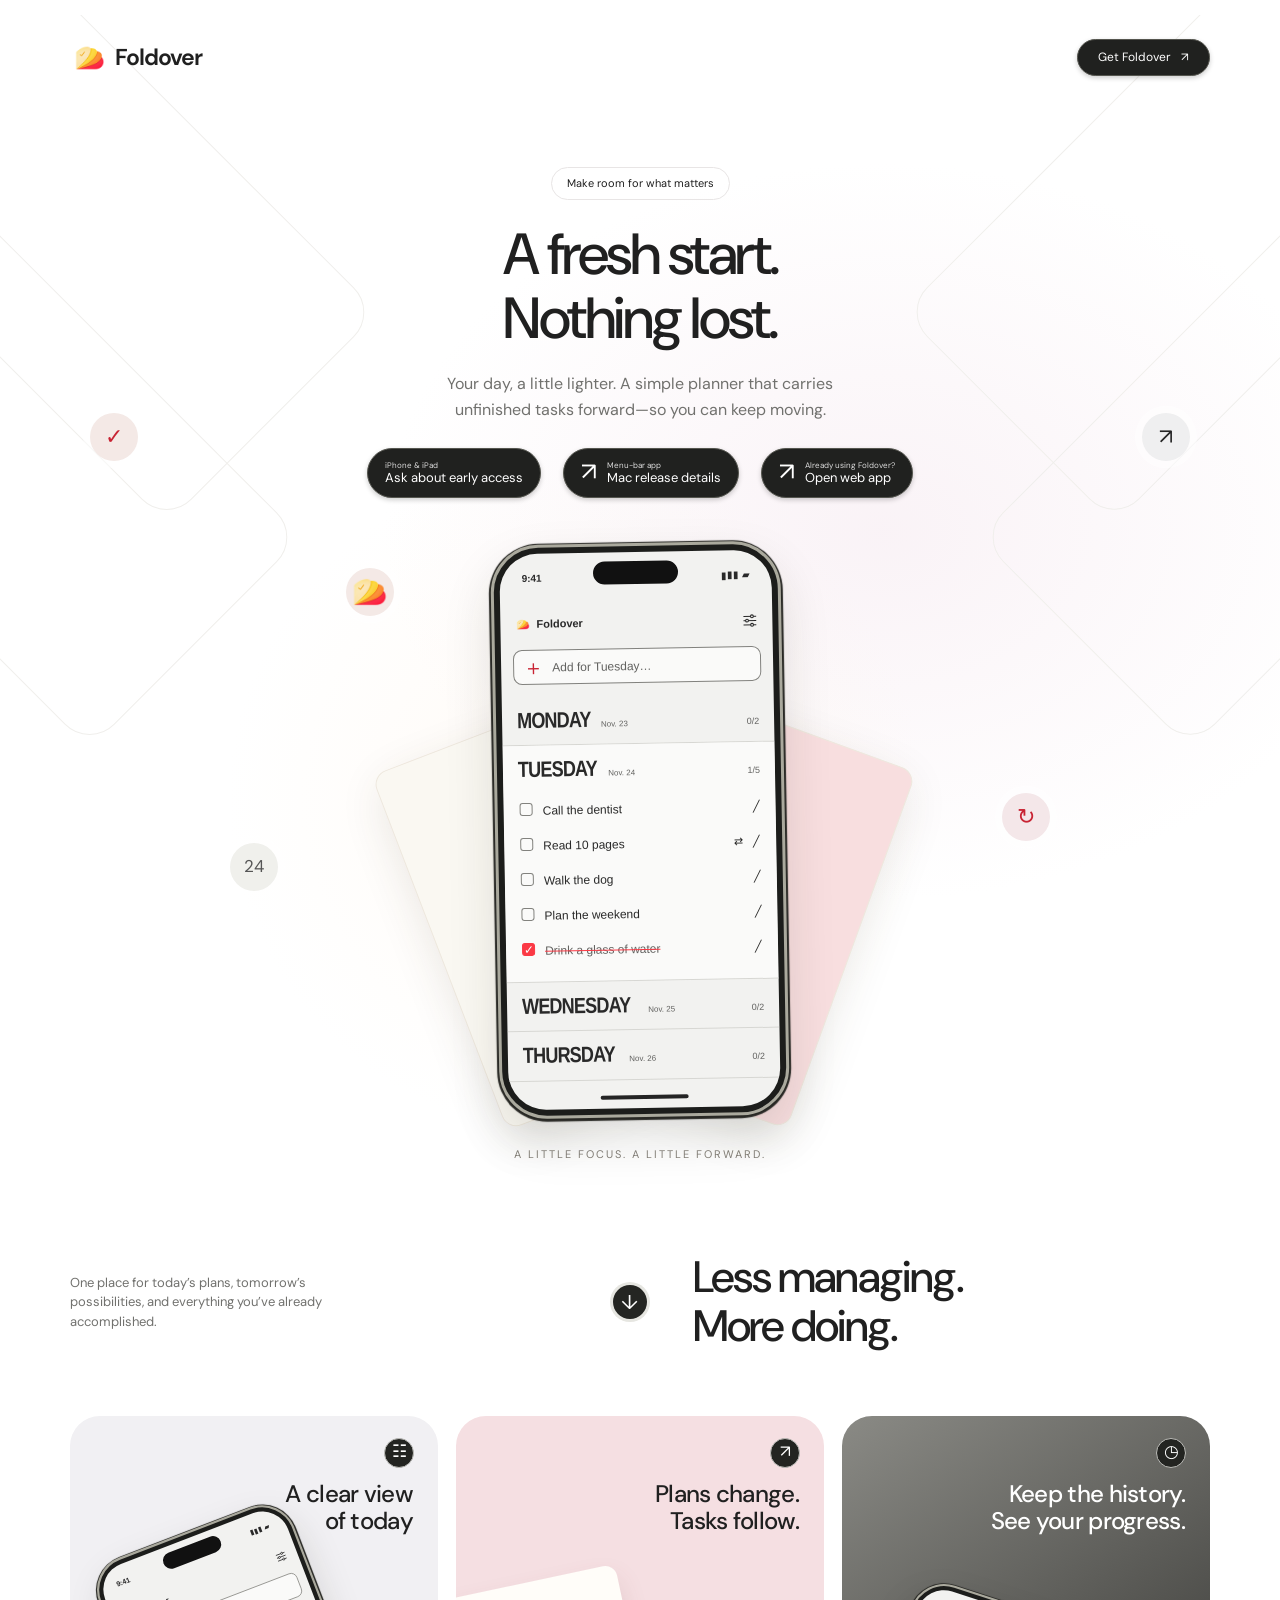
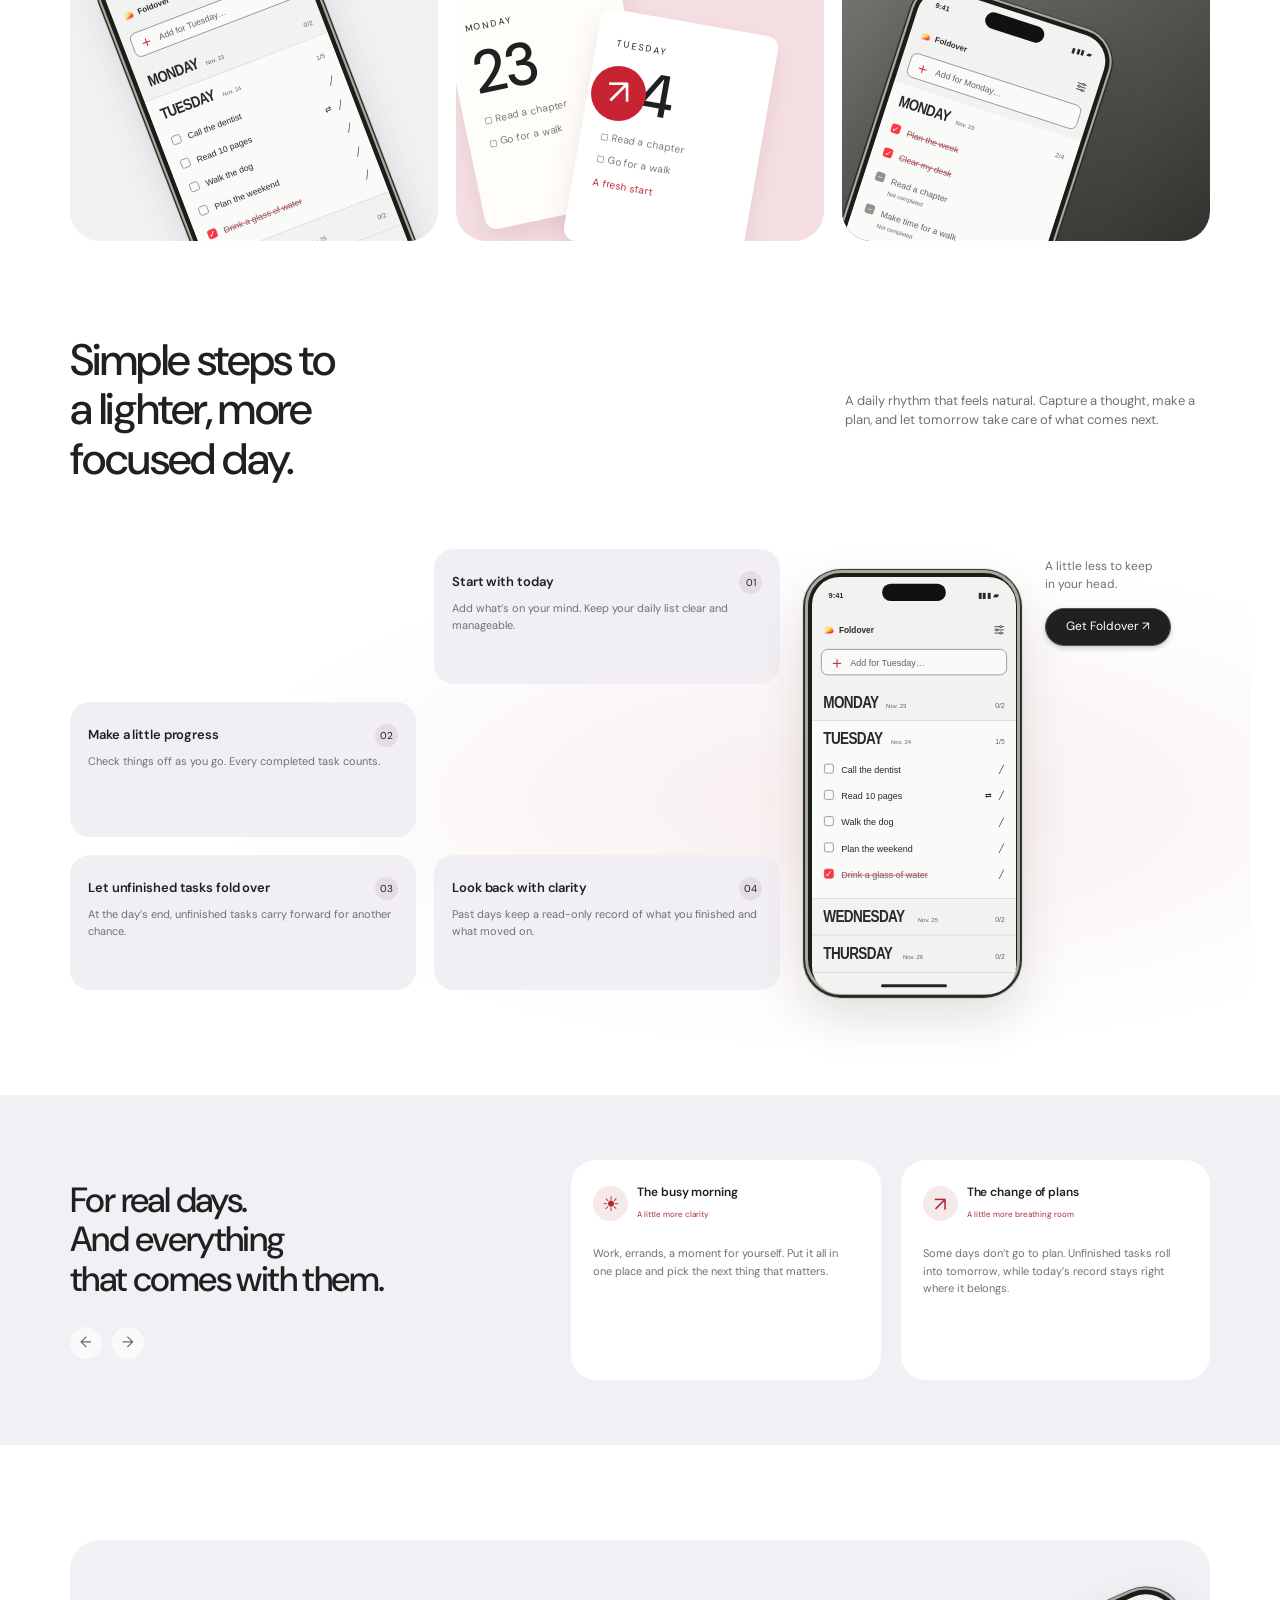
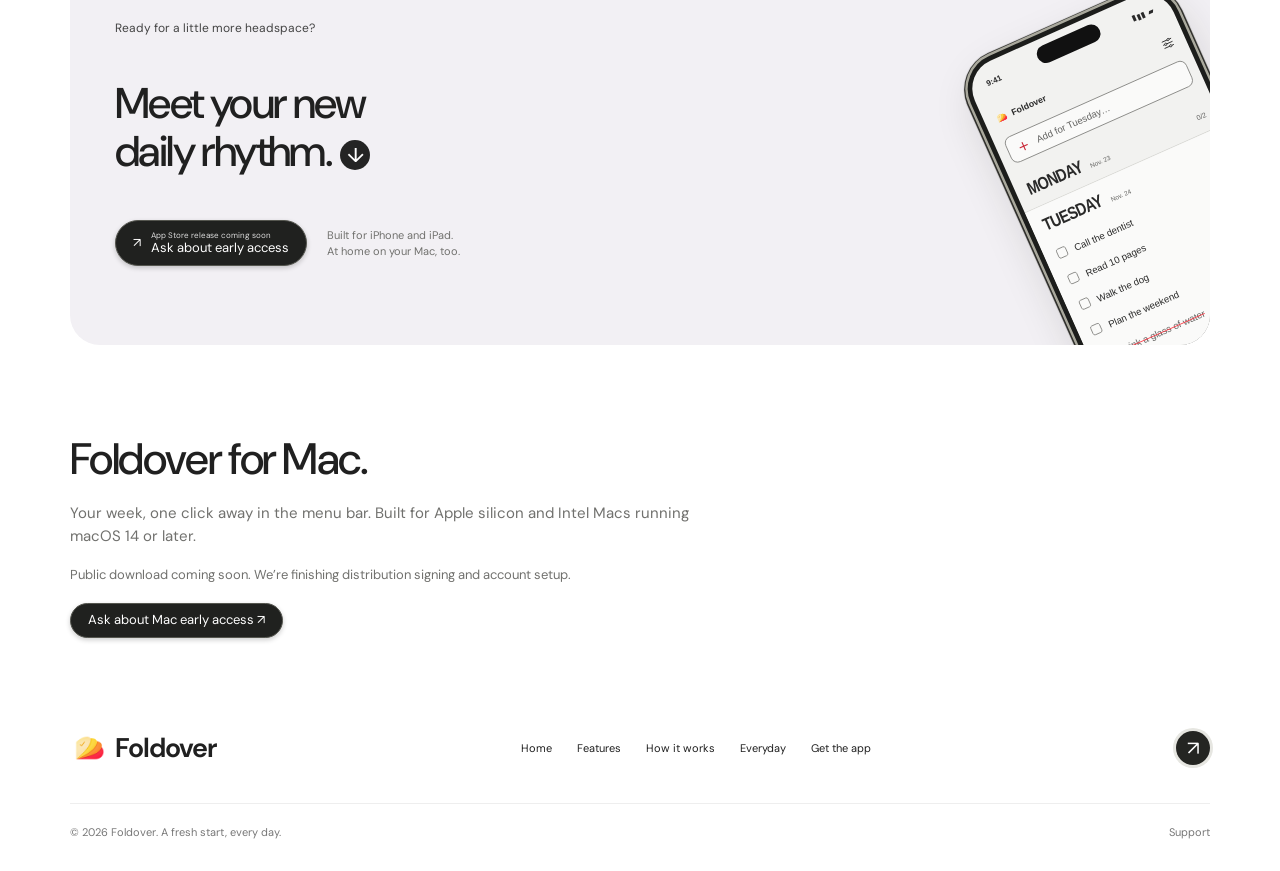
<file: index.html>
<!doctype html>
<html lang="en"><head><meta charset="utf-8"><meta name="viewport" content="width=device-width,initial-scale=1"><title>Foldover — A fresh start. Nothing lost.</title><meta name="description" content="A calmer daily planner. Finish what matters, carry unfinished tasks forward, and keep a clear record of every day."><meta name="theme-color" content="#f4f3f1"><link rel="icon" href="assets/foldover.png"><link rel="stylesheet" href="style.css"><script src="site.js" defer></script></head>
<body><a class="skip" href="#main">Skip to content</a><div class="page"><header><a class="brand" href="#" aria-label="Foldover home"><img src="assets/foldover.png" alt="">Foldover</a><a class="pill small" href="#get-app">Get Foldover <span>↗</span></a></header>
<main id="main"><section class="hero"><div class="traces" aria-hidden="true"><i></i><i></i><i></i><i></i></div><div class="hero-copy"><span class="eyebrow">Make room for what matters</span><h1>A fresh start.<br>Nothing lost.</h1><p>Your day, a little lighter. A simple planner that carries<br class="desktop"> unfinished tasks forward—so you can keep moving.</p><div class="actions"><a class="pill" href="mailto:support@foldover.xyz?subject=Foldover%20early%20access"><span><small>iPhone &amp; iPad</small>Ask about early access</span></a><a class="pill mac-download" href="#mac-download"><span class="web-icon">↗</span><span><small>Menu-bar app</small>Mac release details</span></a><a class="pill" href="https://momentum-planner.chwalik.workers.dev/login"><span class="web-icon">↗</span><span><small>Already using Foldover?</small>Open web app</span></a></div></div><div class="hero-scene"><span class="orbit o1">✓</span><span class="orbit o2">↗</span><span class="orbit o3"><img src="assets/foldover.png" alt=""></span><span class="orbit o4">24</span><span class="orbit o5">↻</span><div class="phone hero-phone" data-screen="today"></div><div class="paper p1" aria-hidden="true"></div><div class="paper p2" aria-hidden="true"></div><span class="scene-caption">A little focus. A little forward.</span></div></section>
<section id="features" class="features section"><div class="section-intro"><p>One place for today’s plans, tomorrow’s possibilities, and everything you’ve already accomplished.</p><a class="round" href="#how-it-works" aria-label="See how Foldover works">↓</a><h2>Less managing.<br>More doing.</h2></div><div class="feature-grid"><article class="feature daily"><span class="card-icon">☷</span><h3>A clear view<br>of today</h3><div class="phone mini-phone" data-screen="today"></div></article><article class="feature rollover"><span class="card-icon">↗</span><h3>Plans change.<br>Tasks follow.</h3><div class="roll-art"><div class="day-sheet"><small>MONDAY</small><b>23</b><span>◻ Read a chapter</span><span>◻ Go for a walk</span></div><div class="fold-arrow">↗</div><div class="day-sheet front"><small>TUESDAY</small><b>24</b><span>◻ Read a chapter</span><span>◻ Go for a walk</span><em>A fresh start</em></div></div></article><article class="feature history"><span class="card-icon">◷</span><h3>Keep the history.<br>See your progress.</h3><div class="phone mini-phone" data-screen="history"></div></article></div></section>
<section id="how-it-works" class="how section"><div class="how-heading"><h2>Simple steps to<br>a lighter, more<br>focused day.</h2><p>A daily rhythm that feels natural. Capture a thought, make a plan, and let tomorrow take care of what comes next.</p></div><div class="steps-layout"><div class="steps"><article class="step one"><span>01</span><h3>Start with today</h3><p>Add what’s on your mind. Keep your daily list clear and manageable.</p></article><article class="step two"><span>02</span><h3>Make a little progress</h3><p>Check things off as you go. Every completed task counts.</p></article><article class="step three"><span>03</span><h3>Let unfinished tasks fold over</h3><p>At the day’s end, unfinished tasks carry forward for another chance.</p></article><article class="step four"><span>04</span><h3>Look back with clarity</h3><p>Past days keep a read-only record of what you finished and what moved on.</p></article></div><div class="phone steps-phone" data-screen="today"></div><div class="step-cta"><p>A little less to keep<br>in your head.</p><a class="pill small" href="#get-app">Get Foldover ↗</a></div></div></section>
<section class="stories" id="everyday"><div class="stories-intro"><h2>For real days.<br>And everything<br>that comes with them.</h2><div class="arrows"><button id="prev-story" aria-label="Previous everyday scenarios">←</button><button id="next-story" aria-label="Next everyday scenarios">→</button></div></div><div class="story-cards" aria-live="polite"><article class="story"><div class="story-head"><span class="avatar">☀</span><div><h3>The busy morning</h3><small>A little more clarity</small></div></div><p>Work, errands, a moment for yourself. Put it all in one place and pick the next thing that matters.</p></article><article class="story"><div class="story-head"><span class="avatar">↗</span><div><h3>The change of plans</h3><small>A little more breathing room</small></div></div><p>Some days don’t go to plan. Unfinished tasks roll into tomorrow, while today’s record stays right where it belongs.</p></article></div></section>
<section id="get-app" class="download section"><div class="download-copy"><p class="kicker">Ready for a little more headspace?</p><h2>Meet your new<br>daily rhythm. <span>↓</span></h2><div class="download-bottom"><a class="pill" href="mailto:support@foldover.xyz?subject=Foldover%20early%20access"><span>↗</span><span><small>App Store release coming soon</small>Ask about early access</span></a><p>Built for iPhone and iPad.<br>At home on your Mac, too.</p></div></div><div class="phone download-phone" data-screen="today"></div></section><section id="mac-download" class="section mac-release"><h2>Foldover for Mac.</h2><p>Your week, one click away in the menu bar. Built for Apple silicon and Intel Macs running macOS 14 or later.</p><p class="release-status">Public download coming soon. We’re finishing distribution signing and account setup.</p><a class="pill" href="mailto:support@foldover.xyz?subject=Foldover%20for%20Mac">Ask about Mac early access ↗</a></section></main>
<footer class="section"><div class="footer-main"><a class="brand" href="#"><img src="assets/foldover.png" alt="">Foldover</a><nav aria-label="Footer"><a href="#main">Home</a><a href="#features">Features</a><a href="#how-it-works">How it works</a><a href="#everyday">Everyday</a><a href="#get-app">Get the app</a></nav><a class="round" href="mailto:support@foldover.xyz" aria-label="Email Foldover support">↗</a></div><div class="footer-bottom"><span>© 2026 Foldover. A fresh start, every day.</span><a href="support.html">Support</a></div></footer></div></body></html>
</file>
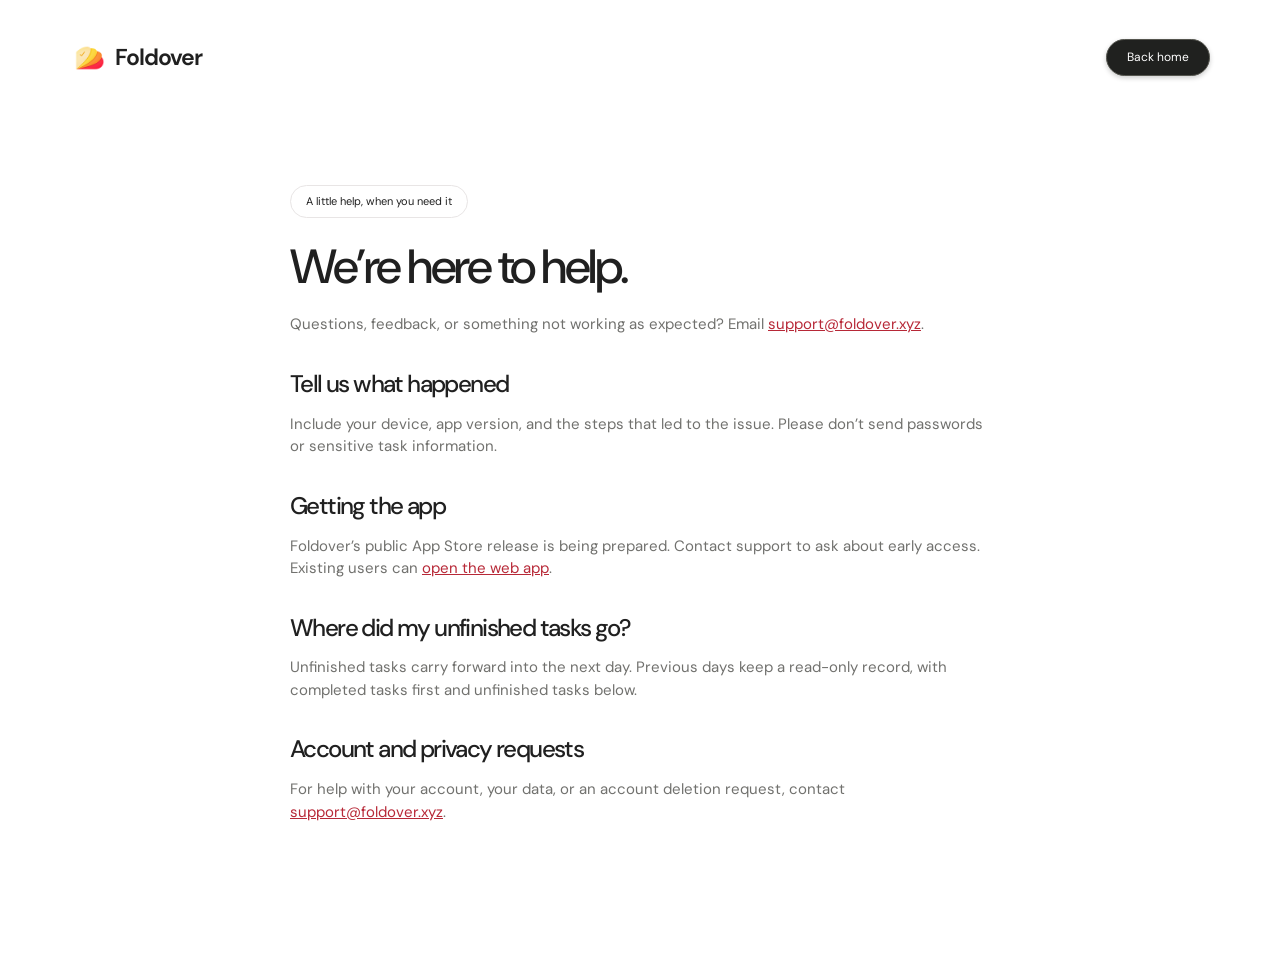
<file: support.html>
<!doctype html><html lang="en"><head><meta charset="utf-8"><meta name="viewport" content="width=device-width,initial-scale=1"><title>Foldover Support</title><link rel="icon" href="assets/foldover.png"><link rel="stylesheet" href="style.css"></head><body><div class="page"><header><a class="brand" href="./"><img src="assets/foldover.png" alt="">Foldover</a><a class="pill small" href="./">Back home</a></header><main class="support-content"><span class="eyebrow">A little help, when you need it</span><h1>We’re here to help.</h1><p>Questions, feedback, or something not working as expected? Email <a href="mailto:support@foldover.xyz">support@foldover.xyz</a>.</p><h2>Tell us what happened</h2><p>Include your device, app version, and the steps that led to the issue. Please don’t send passwords or sensitive task information.</p><h2>Getting the app</h2><p>Foldover’s public App Store release is being prepared. Contact support to ask about early access. Existing users can <a href="https://momentum-planner.chwalik.workers.dev/login">open the web app</a>.</p><h2>Where did my unfinished tasks go?</h2><p>Unfinished tasks carry forward into the next day. Previous days keep a read-only record, with completed tasks first and unfinished tasks below.</p><h2>Account and privacy requests</h2><p>For help with your account, your data, or an account deletion request, contact <a href="mailto:support@foldover.xyz?subject=Account%20request">support@foldover.xyz</a>.</p></main></div></body></html>
</file>
<file: style.css>
@import url('https://fonts.googleapis.com/css2?family=DM+Sans:wght@400;450;500;550;600;650;700&display=swap');
:root{--ink:#202020;--muted:#71716e;--red:#c82333;--soft:#f1f0f3;--pink:#f7e4e5}*{box-sizing:border-box}html{scroll-behavior:smooth;scroll-padding-top:30px}body{margin:0;background:linear-gradient(125deg,#eeece5,#eceaf3 50%,#efede8);color:var(--ink);font-family:'DM Sans',Arial,sans-serif;font-size:15px;line-height:1.5;padding:48px}a{color:inherit;text-decoration:none}button{font:inherit;cursor:pointer}a:focus-visible,button:focus-visible{outline:3px solid var(--red);outline-offset:5px}h1,h2,h3,h4,p{margin:0}h1,h2,h3{font-weight:500;letter-spacing:-1.6px;line-height:1.12}h2{font-size:44px}p{color:var(--muted)}.page{max-width:1280px;margin:auto;background:#fff;border-radius:32px;overflow:hidden}.section{margin:0 70px}header{height:115px;padding:0 70px;display:flex;justify-content:space-between;align-items:center;position:relative;z-index:2}.brand{display:flex;align-items:center;font-weight:650;font-size:23px;letter-spacing:-1px;gap:6px}.brand img{width:39px;height:39px;object-fit:contain}.pill{display:inline-flex;align-items:center;justify-content:center;gap:10px;background:#20211f;color:#fff;border:1px solid #55564f;border-radius:32px;padding:9px 17px;box-shadow:0 2px 5px #0003;font-size:13px;line-height:1.15;text-align:left;transition:transform .2s,background .2s}.pill:hover{background:#3c3c39;transform:translateY(-2px)}.pill small{display:block;font-size:8px;color:#ddd;line-height:1.4}.pill.small{font-size:12px;padding:11px 20px}.apple,.web-icon{font-size:25px}.hero{position:relative;text-align:center;background:radial-gradient(ellipse at 45% 64%,#fff3e766,transparent 35%),radial-gradient(ellipse at 69% 39%,#f5e8ef88,transparent 40%)}.hero-copy{padding-top:52px;position:relative;z-index:1}.eyebrow{display:inline-block;padding:7px 15px;border:1px solid #e8e5e5;border-radius:25px;font-size:11px;background:#fff9}h1{font-size:58px;letter-spacing:-2.5px;margin:22px 0 20px}.hero-copy p{font-size:16px;line-height:1.6}.actions{display:flex;gap:10px;justify-content:center;margin:25px 0 35px}.hero-scene{height:650px;position:relative;display:flex;justify-content:center;padding-top:10px;isolation:isolate}.phone{width:290px;height:574px;background:#1c1d1b;border:3px solid #aaa99d;border-radius:48px;padding:6px;box-shadow:0 1px 1px 2px #282824,0 22px 50px #29251a21;position:relative;text-align:left;flex-shrink:0}.screen{height:100%;border-radius:38px;overflow:hidden;background:#f4f4f1;padding:17px 16px;position:relative;color:#292929}.status{display:flex;justify-content:space-between;font-size:10px;padding:0 7px;margin-bottom:27px}.island{position:absolute;width:85px;height:23px;background:#111;border-radius:20px;top:9px;left:50%;transform:translateX(-50%)}.app-brand{display:flex;align-items:center;font-size:17px;font-weight:650;gap:3px}.app-brand img{height:27px;width:27px}.app-brand>span{margin-left:auto;font-size:18px;font-weight:400}.week{display:flex;justify-content:space-between;margin:26px 0 22px;font-size:8px;text-align:center;color:#6d6d68}.week>span{padding:5px 7px}.week em{display:block;font-style:normal;font-size:10px;margin-top:4px}.week .selected{border-radius:15px;background:#c82333;color:white}.day-title small{font-size:10px;color:#686863}.day-title h4{font-size:33px;letter-spacing:-1.5px;line-height:1.2;margin:4px 0 7px;font-weight:750}.day-title p{font-size:9px}.tasks{margin-top:24px}.task{display:flex;align-items:center;gap:10px;font-size:11px;min-height:43px;border-bottom:1px solid #e1e1dc}.task i{display:flex;width:15px;height:15px;border:1px solid #82827e;border-radius:4px;align-items:center;justify-content:center;font-style:normal;font-size:11px;flex-shrink:0}.task.done i{background:#c82333;border-color:#c82333;color:white}.task.done span{text-decoration:line-through;text-decoration-color:#fb3945;color:#8b8b85}.task.past{color:#96968e}.task.past i{background:#d4d4cf;border:0;color:#67675f}.app-add{font-size:10px;color:#b32835;margin-top:18px}.app-footer{position:absolute;bottom:39px;width:calc(100% - 32px);text-align:center;font-size:9px;color:#8b8b85}.home-bar{position:absolute;bottom:9px;left:34%;height:4px;background:#242424;border-radius:3px;width:32%}.hero-phone{z-index:3;transform:rotate(-1deg)}.paper{position:absolute;background:#faf8f2;width:280px;height:380px;top:180px;border-radius:15px;box-shadow:0 16px 45px #473d2720;z-index:1;border:1px solid #eee8de}.p1{transform:rotate(-21deg);margin-left:-140px}.p2{background:#f8dedf;transform:rotate(20deg);margin-left:160px}.scene-caption{position:absolute;bottom:20px;font-size:11px;letter-spacing:2px;text-transform:uppercase;color:#85817a}.orbit{position:absolute;border-radius:50%;width:48px;height:48px;display:grid;place-items:center;font-size:22px;background:#f4e9e6;color:#c82333;z-index:2;box-shadow:0 0 0 7px #fff8}.orbit img{width:45px}.o1{left:7%;top:-120px}.o2{right:7%;top:-120px;background:#efeff0;color:#252525}.o3{left:27%;top:35px}.o4{left:18%;top:310px;font-size:17px;background:#f0f0ec;color:#555}.o5{right:18%;top:260px;background:#f4e7e9}.traces{position:absolute;inset:-100px 0 0;overflow:hidden;pointer-events:none}.traces i{position:absolute;width:46%;height:300px;border:1px solid #f0efec;transform:rotate(45deg);border-radius:35px;left:-18%;top:45px}.traces i:nth-child(2){left:auto;right:-18%;transform:rotate(-45deg)}.traces i:nth-child(3){top:270px;left:-24%}.traces i:nth-child(4){top:270px;left:auto;right:-24%;transform:rotate(-45deg)}.features{padding-top:70px}.section-intro{display:grid;grid-template-columns:1fr 55px 1fr;align-items:center;gap:25px;margin-bottom:65px}.section-intro p{font-size:13px;max-width:285px}.round{display:grid;place-items:center;width:34px;height:34px;border-radius:50%;background:#242522;color:#fff;box-shadow:0 0 0 3px #e6e6e1;font-size:20px}.feature-grid{display:grid;grid-template-columns:repeat(3,1fr);gap:18px}.feature{height:425px;border-radius:30px;overflow:hidden;position:relative;background:var(--soft);padding:65px 25px 0}.feature h3{text-align:right;font-size:24px;letter-spacing:-.7px;position:relative;z-index:4}.card-icon{position:absolute;right:24px;top:22px;border:1px solid #bcbcb8;background:#232421;color:white;border-radius:50%;width:30px;height:30px;text-align:center;font-size:17px}.mini-phone{transform:rotate(-21deg) scale(.72);transform-origin:top left;top:35px;left:-8px}.rollover{background:#f5dfe2}.roll-art{position:absolute;inset:150px 0 0}.day-sheet{position:absolute;width:180px;height:235px;background:#fffdf9;border-radius:12px;box-shadow:0 12px 25px #7e454b20;transform:rotate(-12deg);padding:20px;left:5px;top:14px}.day-sheet small{font-size:9px;letter-spacing:2px}.day-sheet b{display:block;font-size:60px;font-weight:500;line-height:1.2}.day-sheet span{font-size:10px;display:block;line-height:2.3;color:#777}.day-sheet.front{transform:rotate(10deg);left:125px;top:55px;background:#fff}.day-sheet em{font-size:10px;font-style:normal;color:#bb2837}.fold-arrow{position:absolute;z-index:3;top:100px;left:135px;background:#c82333;color:#fff;width:55px;height:55px;border-radius:50%;font-size:35px;text-align:center}.history{background:linear-gradient(145deg,#8a8a85,#31312e);color:#fff}.history .mini-phone{transform:rotate(18deg) scale(.72);left:55px;top:40px}.how{padding-top:95px;padding-bottom:100px}.how-heading{display:flex;justify-content:space-between;align-items:center}.how-heading p{font-size:13px;width:32%}.steps-layout{display:flex;align-items:flex-end;gap:25px;margin-top:65px;position:relative}.steps-layout:before{content:'';position:absolute;inset:-70px -40px;background:radial-gradient(ellipse at 68% 55%,#f8eeee,transparent 55%);pointer-events:none}.steps{display:grid;grid-template-columns:1fr 1fr;gap:18px;flex:1;z-index:1;padding-bottom:5px}.step{border-radius:20px;background:#f2eff4;padding:22px 18px;min-height:135px;position:relative}.step span{float:right;display:grid;place-items:center;background:#e5dce8;border-radius:50%;width:23px;height:23px;font-size:10px}.step h3{font-size:13px;letter-spacing:-.1px;padding-right:17px;line-height:1.35;margin:2px 0 10px;font-weight:600}.step p{font-size:11px;line-height:1.5}.step.one{grid-column:2}.step.two{grid-column:1}.step.three{grid-column:1}.step.four{grid-column:2}.steps-phone{width:215px;height:425px;border-radius:36px;padding:4px;z-index:1}.steps-phone .screen{width:272px;height:556px;transform:scale(.75);transform-origin:top left;border-radius:37px}.step-cta{width:165px;align-self:flex-start;padding-top:8px;z-index:1}.step-cta p{font-size:12px;margin-bottom:15px}.stories{margin:0 9px;padding:65px 61px;background:#f1f0f4;display:grid;grid-template-columns:1.25fr 1.75fr;gap:45px;align-items:center}.stories h2{font-size:35px}.arrows{display:flex;gap:10px;margin-top:28px}.arrows button{border:0;background:#ffffffa6;color:#64645e;border-radius:50%;width:32px;height:32px}.arrows button:hover{background:#fff;color:var(--red)}.story-cards{display:grid;grid-template-columns:1fr 1fr;gap:20px}.story{background:#fff;border-radius:25px;padding:24px 22px;min-height:220px}.story-head{display:flex;gap:9px;align-items:center;margin-bottom:22px}.avatar{width:35px;height:35px;border-radius:50%;display:grid;place-items:center;background:#f6e9e9;color:#b22533;font-size:20px;flex-shrink:0}.story h3{font-size:12px;font-weight:600;letter-spacing:-.1px;line-height:1.4}.story small{font-size:8px;color:#a52d38}.story p{font-size:11px;line-height:1.6}.download{margin-top:95px;margin-bottom:90px;border-radius:30px;background:#f2f0f4;position:relative;height:405px;overflow:hidden;padding:45px;display:flex;align-items:center}.download-copy{z-index:2;position:relative;width:70%}.kicker{font-size:12px;color:#444;margin-bottom:42px}.download h2{font-size:43px}.download h2>span{display:inline-grid;place-items:center;width:30px;height:30px;border-radius:50%;color:#fff;background:#242424;font-size:20px;vertical-align:middle}.download-bottom{display:flex;align-items:center;gap:20px;margin-top:45px}.download-bottom p{font-size:11px}.download-phone{position:absolute;right:45px;top:35px;transform:rotate(-24deg) scale(.8);transform-origin:top right}.footer-main{display:flex;justify-content:space-between;align-items:center;gap:20px;padding-bottom:35px}.footer-main nav{display:flex;gap:25px;font-size:11px}.footer-main .brand{font-size:27px}.footer-bottom{border-top:1px solid #eee;padding:20px 0 30px;display:flex;justify-content:space-between;font-size:11px;color:#777}.skip{position:absolute;left:20px;top:-100px;background:white;padding:10px;z-index:100}.skip:focus{top:10px}.support-content{max-width:700px;padding:70px 0 140px;margin:auto}.support-content h1{font-size:48px}.support-content h2{font-size:24px;margin:35px 0 10px}.support-content p{margin:15px 0}.support-content a{color:#b72837;text-decoration:underline}
@media(min-width:1500px){body{padding:55px}}@media(max-width:1050px){body{padding:25px}.section{margin-left:40px;margin-right:40px}header{padding:0 40px}.feature{height:355px}.feature h3{font-size:21px}.mini-phone{transform:rotate(-21deg) scale(.6)}.history .mini-phone{transform:rotate(18deg) scale(.6);left:25px}.day-sheet{width:145px;left:-5px}.day-sheet.front{left:75px}.fold-arrow{left:90px}.step-cta{display:none}.stories{padding:50px 35px;gap:25px}.stories h2{font-size:29px}.download{padding:35px}.download-phone{right:10px;opacity:.85}.download-copy{width:80%}.footer-main nav{gap:14px}}@media(max-width:700px){body{padding:12px}.page{border-radius:22px}.section{margin-left:25px;margin-right:25px}header{height:85px;padding:0 25px}.brand{font-size:20px}.brand img{width:32px;height:32px}.hero-copy{padding:35px 20px 0}h1{font-size:43px;letter-spacing:-1.8px}.hero-copy p{font-size:14px}.desktop{display:none}.actions{gap:8px}.pill{padding:8px 12px;font-size:11px}.hero-scene{height:575px}.hero-phone{transform:scale(.84);transform-origin:top center}.paper{width:210px;height:300px;top:140px}.p1{margin-left:-70px}.p2{margin-left:80px}.orbit{width:32px;height:32px;font-size:18px}.orbit img{width:30px}.o1{top:70px;left:7%}.o2{top:200px;right:6%}.o3,.o4,.o5{display:none}.scene-caption{bottom:35px;font-size:8px}.features{padding-top:15px}.section-intro{grid-template-columns:1fr 35px;gap:25px;margin-bottom:30px}.section-intro h2{grid-row:1;grid-column:1;font-size:34px}.section-intro p{grid-column:1;grid-row:2;font-size:12px}.section-intro .round{grid-row:1;grid-column:2}.feature-grid{grid-template-columns:1fr;gap:16px}.feature{height:380px;padding:65px 25px 0}.feature h3{font-size:29px}.mini-phone{transform:rotate(-20deg) scale(.7);left:15px;top:5px}.history .mini-phone{transform:rotate(18deg) scale(.7);left:65px;top:5px}.roll-art{left:20px;top:120px}.day-sheet{width:180px;left:0}.day-sheet.front{left:130px;top:40px}.fold-arrow{left:125px}.how{padding-top:65px;padding-bottom:65px}.how-heading{display:block}.how-heading h2{font-size:36px}.how-heading p{width:100%;margin-top:20px;font-size:13px}.steps-layout{flex-direction:column;align-items:center;margin-top:35px;gap:35px}.steps{width:100%;gap:10px}.step.one{grid-column:auto}.step.two,.step.three,.step.four{grid-column:auto}.step{padding:18px 14px;min-height:155px}.steps-phone{order:-1}.stories{display:block;padding:40px 23px}.stories-intro{margin-bottom:25px}.stories h2{font-size:33px}.story-cards{gap:12px}.story{padding:18px 14px;min-height:235px}.story-head{display:block}.avatar{margin-bottom:8px}.download{margin-top:60px;margin-bottom:55px;height:660px;padding:28px;align-items:flex-start}.download-copy{width:100%}.kicker{margin-bottom:24px}.download h2{font-size:35px}.download-bottom{display:block;margin-top:22px}.download-bottom p{margin-top:15px}.download-phone{top:355px;right:20px;transform:rotate(-20deg) scale(.65);opacity:1}.footer-main{flex-wrap:wrap}.footer-main nav{order:3;flex-wrap:wrap;width:100%;gap:15px}.footer-bottom{font-size:9px}.support-content{padding:30px 25px 80px}.support-content h1{font-size:36px}}@media(prefers-reduced-motion:reduce){html{scroll-behavior:auto}*{transition:none!important}}

/* Keep feature illustrations clear of the headline at narrow widths. */
@media(max-width:700px){.feature:not(.history) .mini-phone{top:60px}}

/* Full-bleed page, with readable content widths inside each section. */
body{padding:0;background:#fff}.page{max-width:none;border-radius:0;margin:0;width:100%}
header{max-width:1420px;margin:auto}.section{max-width:1280px;margin-left:auto;margin-right:auto;width:calc(100% - 140px)}
.stories{margin-left:0;margin-right:0;padding-left:max(70px,calc((100vw - 1280px)/2));padding-right:max(70px,calc((100vw - 1280px)/2))}
.actions{align-items:flex-start;gap:22px}.actions>.pill{min-height:50px}.store-badge img{display:block;width:150px;height:50px}.store-badge small{display:block;font-size:10px;color:#626260;margin-top:8px}
/* Native app composition, scaled from its 390pt iPhone layout. */
.native-screen{padding:0;background:#f2f2f0;font-family:-apple-system,BlinkMacSystemFont,'Helvetica Neue',Arial,sans-serif}
.native-screen .status{padding:17px 22px 0;margin-bottom:21px;font-size:10px}
.native-brand{height:35px;display:flex;align-items:center;padding:0 14px;gap:5px;font-size:11px;font-weight:600}
.native-brand img{width:17px;height:17px;object-fit:contain}.native-brand>span{margin-left:auto;width:17px;height:17px}
.native-input{margin:8px 12px 12px;border:1px solid #82827e;background:#fafaf9;border-radius:9px;height:35px;display:flex;align-items:center;gap:8px;padding:0 9px;font-size:12px;color:#626260}.native-input b{font-size:21px;color:#c82333;font-weight:300}
.native-day{border-bottom:1px solid #d7d7d3}.native-day.expanded{background:#fafaf9}.native-day-heading{display:flex;align-items:baseline;gap:6px;padding:11px 15px;white-space:nowrap}.native-day-heading strong{font-family:'Helvetica Neue',Arial,sans-serif;font-stretch:condensed;font-size:22px;letter-spacing:-1px;line-height:1.2;font-weight:800;transform:scaleX(.82);transform-origin:left;margin-right:-12px}.native-day-heading small{font-size:8px;color:#626260}.native-day-heading em{margin-left:auto;font-size:9px;font-style:normal;color:#626260}
.native-tasks{padding:0 11px 12px}.native-task{display:flex;align-items:flex-start;gap:10px;min-height:35px;padding:7px 5px;font-size:12px}.native-task i{width:13px;height:13px;flex-shrink:0;border:1px solid #82827e;border-radius:3px;font-style:normal;display:grid;place-items:center;line-height:1;font-size:12px;margin-top:1px}.native-task>div{flex:1}.native-task.done i{background:#fb3945;border-color:#fb3945;color:#fff}.native-task.done span{text-decoration:line-through;text-decoration-color:#fb3945;color:#626260}.native-task.past{color:#626260}.native-task.past i{background:#92928d;border:0;color:#f2f2f0}.native-task small{display:block;font-size:8px;margin-top:3px}.native-task b{font-size:11px;font-weight:400}.native-week{height:calc(100% - 137px);overflow:hidden}.native-screen .home-bar{z-index:2}
@media(max-width:1050px){body{padding:0}.section{width:calc(100% - 80px)}.stories{padding-left:40px;padding-right:40px}}
@media(max-width:700px){body{padding:0}.page{border-radius:0}.section{width:calc(100% - 50px)}.stories{padding-left:25px;padding-right:25px}.actions{gap:14px}.actions>.pill{min-height:44px}.store-badge img{width:132px;height:44px}.store-badge small{font-size:8px}}

.native-week{height:calc(100% - 164px)}

.actions{flex-wrap:wrap}.mac-release{padding:0 0 90px}.mac-release p{max-width:650px;margin:18px 0}.mac-release .release-status{font-size:13px}.mac-download{min-width:158px}
</file>
